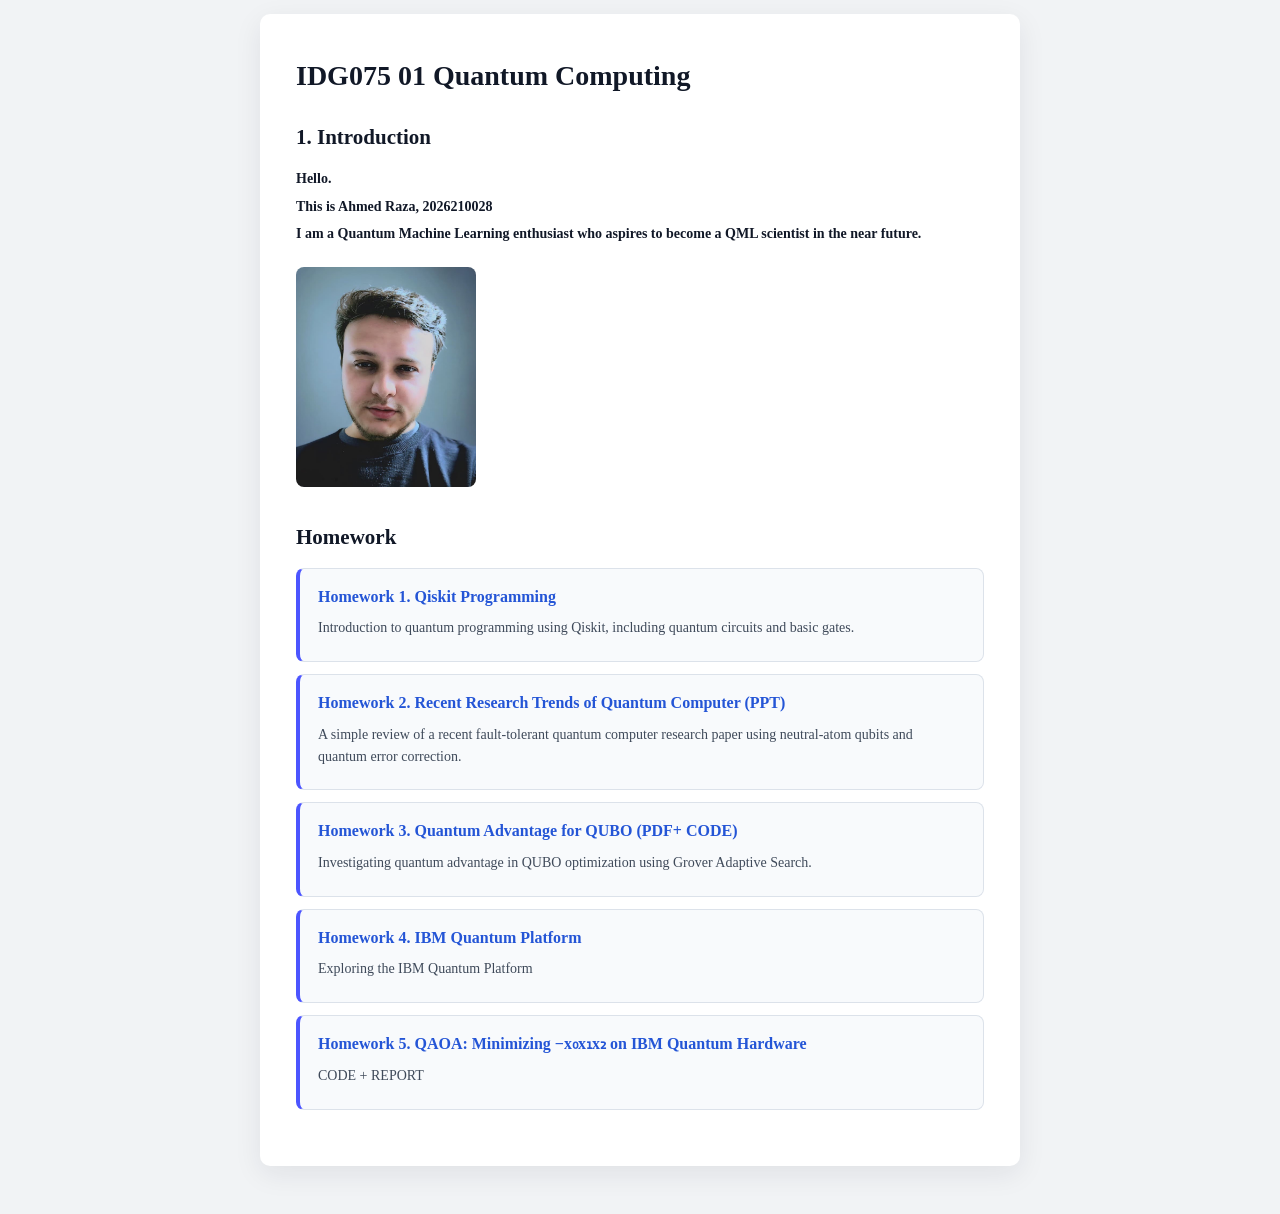
<file: index.html>
<!DOCTYPE html>
<html lang="en">
<head>
  <meta charset="UTF-8" />
  <meta name="viewport" content="width=device-width, initial-scale=1.0" />
  <meta name="description" content="Ahmed Raza - Quantum Computing" />
  <title>Quantum Computing</title>
  <link rel="stylesheet" href="styles.css" />
</head>
<body>
  <main class="page">
    <header>
      <h1>IDG075 01 Quantum Computing</h1>

      <section class="intro">
        <h2>1. Introduction</h2>
        <p>Hello.</p>
        <p><strong>This is Ahmed Raza, 2026210028</strong></p>
        <p>
          I am a Quantum Machine Learning enthusiast who aspires to become
          a QML scientist in the near future.
        </p>

        <img class="profile-photo" src="profile.jpg" alt="Ahmed Raza profile photo" />
      </section>
    </header>

    <section class="homework-section">
      <h2>Homework</h2>

      <a class="card" href="homework1.html">
        <h3>Homework 1. Qiskit Programming</h3>
        <p>
          Introduction to quantum programming using Qiskit, including quantum
          circuits and basic gates.
        </p>
      </a>

      <a class="card" href="homework2.html">
        <h3>Homework 2. Recent Research Trends of Quantum Computer (PPT)</h3>
        <p>
          A simple review of a recent fault-tolerant quantum computer research
          paper using neutral-atom qubits and quantum error correction.
        </p>
      </a>

       <a class="card" href="homework3.html">
        <h3>Homework 3. Quantum Advantage for QUBO (PDF+ CODE)</h3>
        <p>
          Investigating quantum advantage in QUBO optimization using
          Grover Adaptive Search.
        </p>
      </a>

      <a class="card" href="homework4.html">
  <h3>Homework 4. IBM Quantum Platform</h3>
  <p>
    Exploring the IBM Quantum Platform
  </p>
</a>

      <a class="card" href="homework5.html">
  <h3>Homework 5. QAOA: Minimizing −x₀x₁x₂ on IBM Quantum Hardware</h3>
  <p>
    CODE + REPORT
  </p>
</a>
    </section>
  </main>
</body>
</html>
</file>
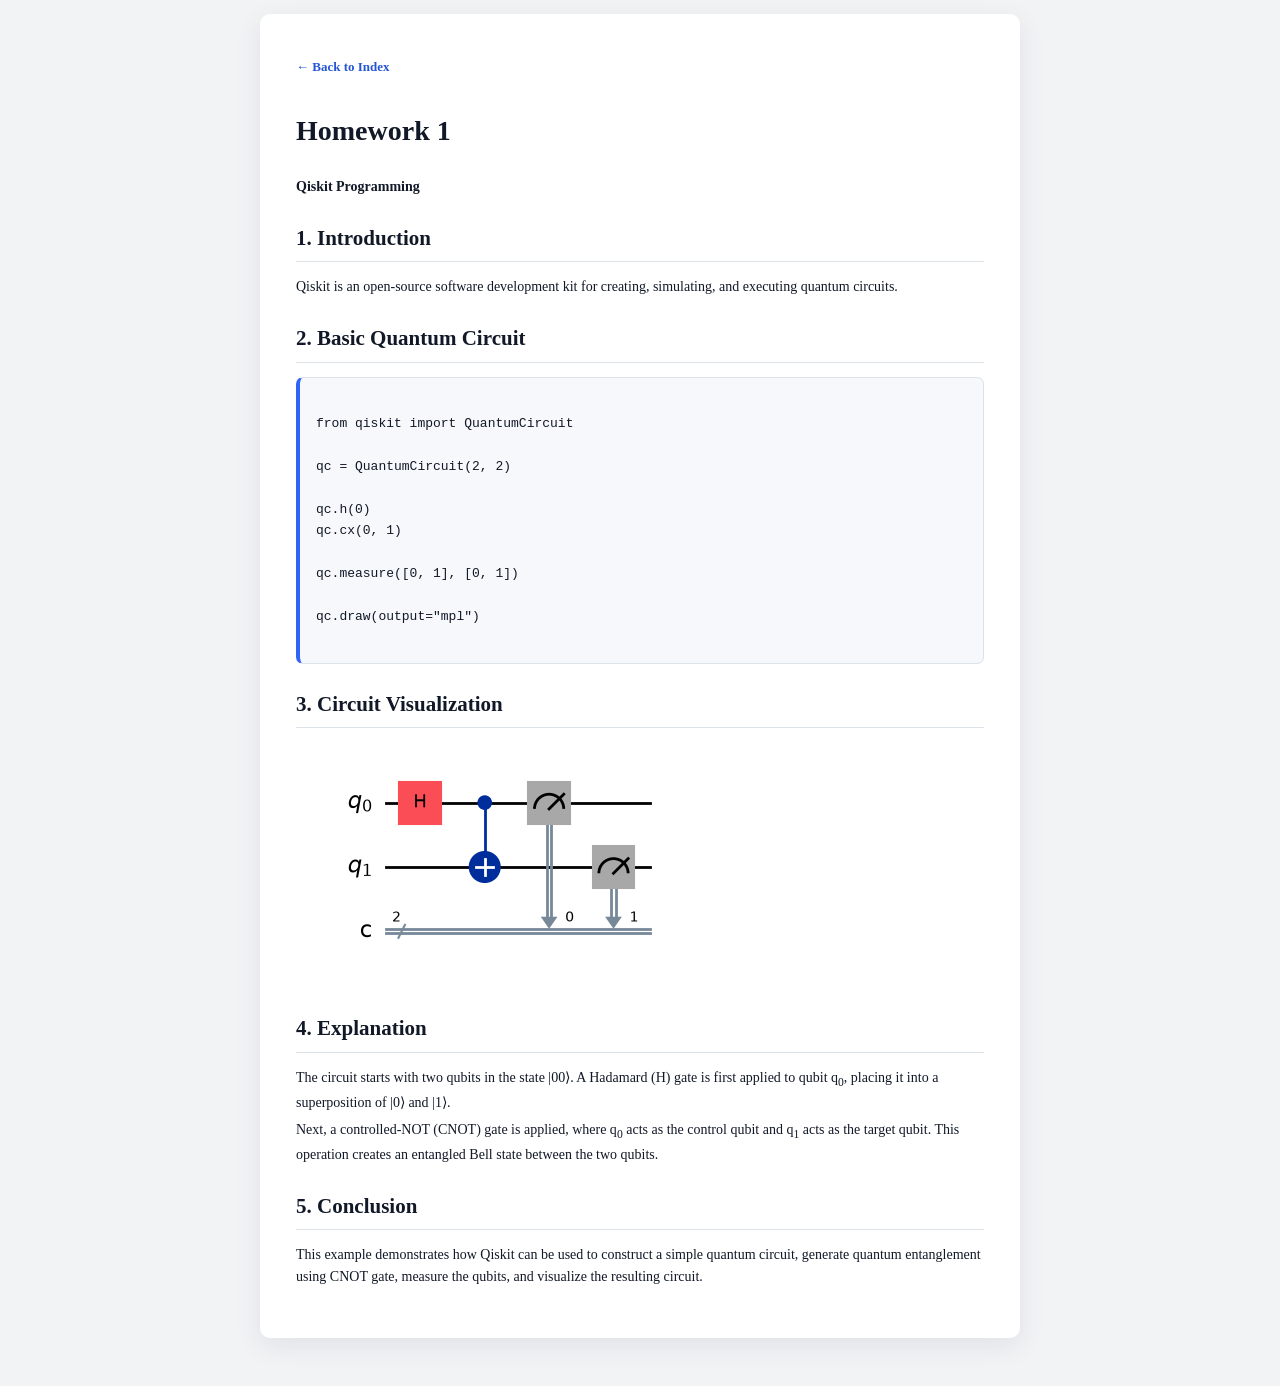
<file: homework1.html>
<!DOCTYPE html>
<html lang="en">
<head>
  <meta charset="UTF-8" />
  <meta name="viewport" content="width=device-width, initial-scale=1.0" />
  <title>Homework 1 - Qiskit Programming</title>
  <link rel="stylesheet" href="styles.css" />
</head>

<body>
  <main class="page">

    <a class="back-link" href="index.html">← Back to Index</a>

    <h1 class="homework-title">Homework 1</h1>
    <p class="subtitle">Qiskit Programming</p>


    <!-- Introduction -->
    <h2 class="section-title">1. Introduction</h2>

    <p>
      Qiskit is an open-source software development kit for creating,
      simulating, and executing quantum circuits.
    </p>


    <!-- Qiskit Code -->
    <h2 class="section-title">2. Basic Quantum Circuit</h2>

    <div class="code-box">
from qiskit import QuantumCircuit

qc = QuantumCircuit(2, 2)

qc.h(0)
qc.cx(0, 1)

qc.measure([0, 1], [0, 1])

qc.draw(output="mpl")
    </div>


    <!-- Circuit Diagram -->
    <h2 class="section-title">3. Circuit Visualization</h2>

    <div class="circuit-container">
      <img
        src="bell.png"
        alt="Two-qubit Bell state quantum circuit"
        class="circuit-diagram"
      />
    </div>


    <!-- Explanation -->
    <h2 class="section-title">4. Explanation</h2>

    <p>
      The circuit starts with two qubits in the state |00⟩.
      A Hadamard (H) gate is first applied to qubit q<sub>0</sub>,
      placing it into a superposition of |0⟩ and |1⟩.
    </p>

    <p>
      Next, a controlled-NOT (CNOT) gate is applied, where
      q<sub>0</sub> acts as the control qubit and q<sub>1</sub>
      acts as the target qubit. This operation creates an entangled
      Bell state between the two qubits.
    </p>


    <!-- Conclusion -->
    <h2 class="section-title">5. Conclusion</h2>

    <p>
      This example demonstrates how Qiskit can be used to construct
      a simple quantum circuit, generate quantum entanglement using
      CNOT gate, measure the qubits, and visualize the
      resulting circuit.
    </p>

  </main>
</body>
</html>
</file>
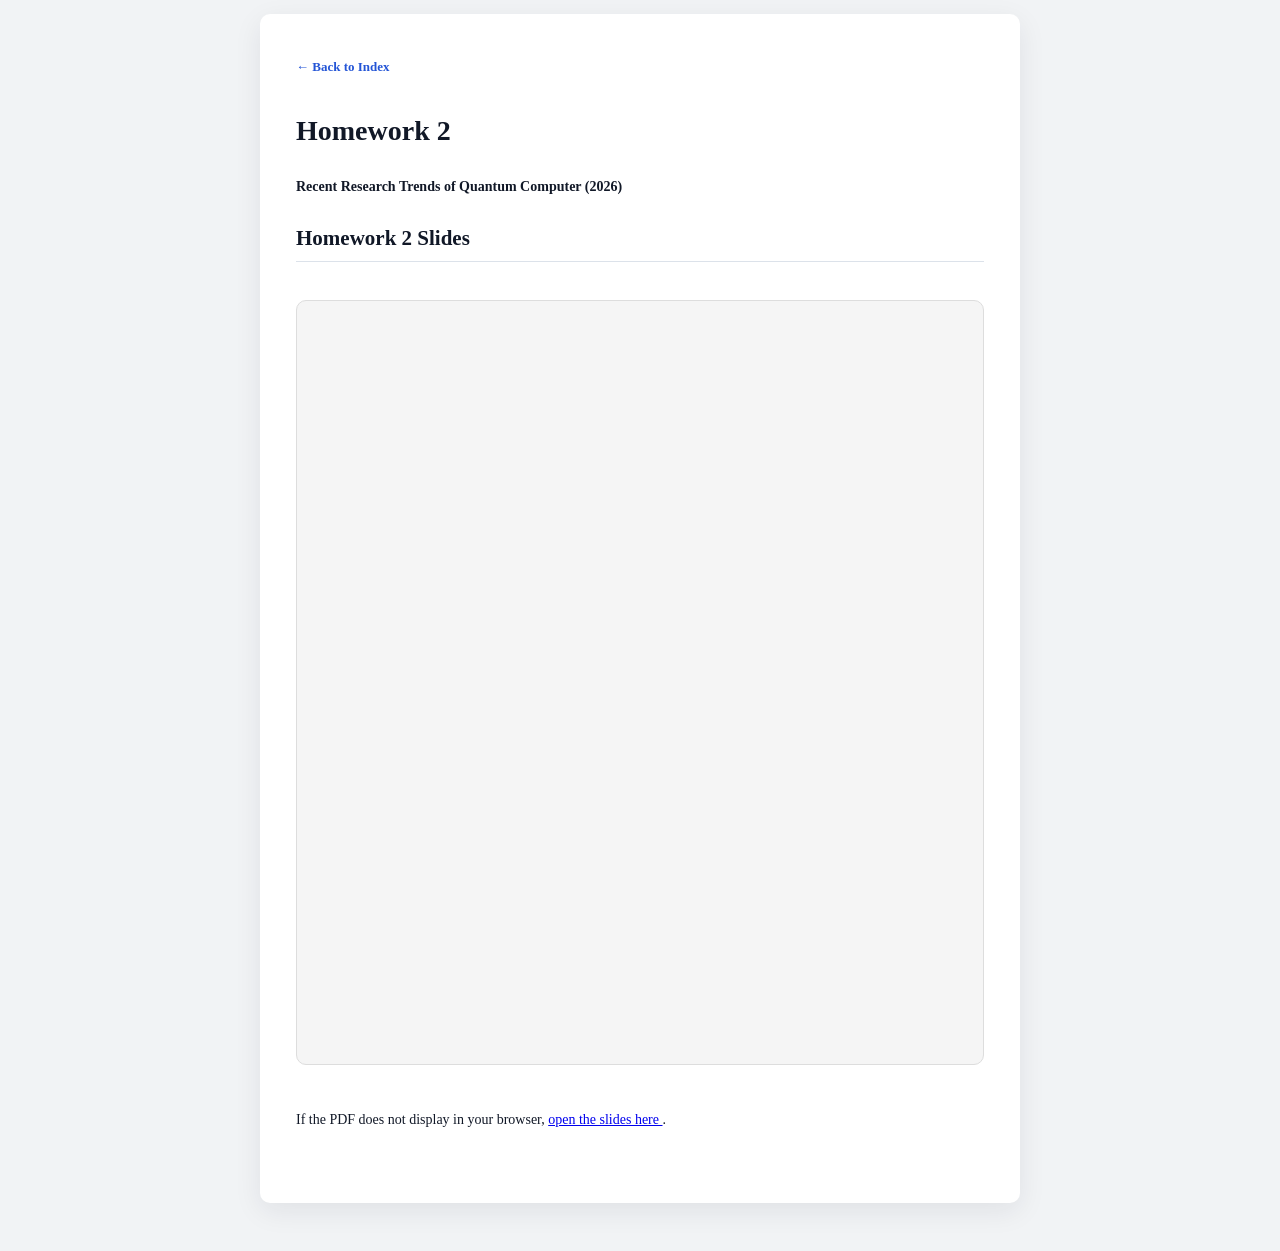
<file: homework2.html>
<!DOCTYPE html>
<html lang="en">
<head>
  <meta charset="UTF-8" />
  <meta name="viewport" content="width=device-width, initial-scale=1.0" />
  <title>Homework 2 - Recent Research Trends of Quantum Computer (2026)</title>
  <link rel="stylesheet" href="styles.css" />

  <style>
    .slides-viewer {
      width: 100%;
      height: 85vh;
      min-height: 700px;
      border: 1px solid #ddd;
      border-radius: 10px;
      margin: 24px 0;
      background: #f5f5f5;
    }

    .slides-fallback {
      margin: 12px 0 28px;
    }

    @media (max-width: 768px) {
      .slides-viewer {
        height: 70vh;
        min-height: 500px;
      }
    }
  </style>

</head>

<body>
  <main class="page">

    <a class="back-link" href="index.html">← Back to Index</a>

    <h1 class="homework-title">Homework 2</h1>
    <p class="subtitle">Recent Research Trends of Quantum Computer (2026)</p>

    <h2 class="section-title">Homework 2 Slides</h2>

    <iframe
      class="slides-viewer"
      src="HW.2%20RAZA.pdf#view=FitH"
      title="Homework 2 - Recent Research Trends of Quantum Computer (2026)"
      loading="eager">
    </iframe>

    <p class="slides-fallback">
      If the PDF does not display in your browser,
      <a href="HW.2%20RAZA.pdf"
         target="_blank"
         rel="noopener noreferrer">
        open the slides here
      </a>.
    </p>



  </main>
</body>
</html>
</file>
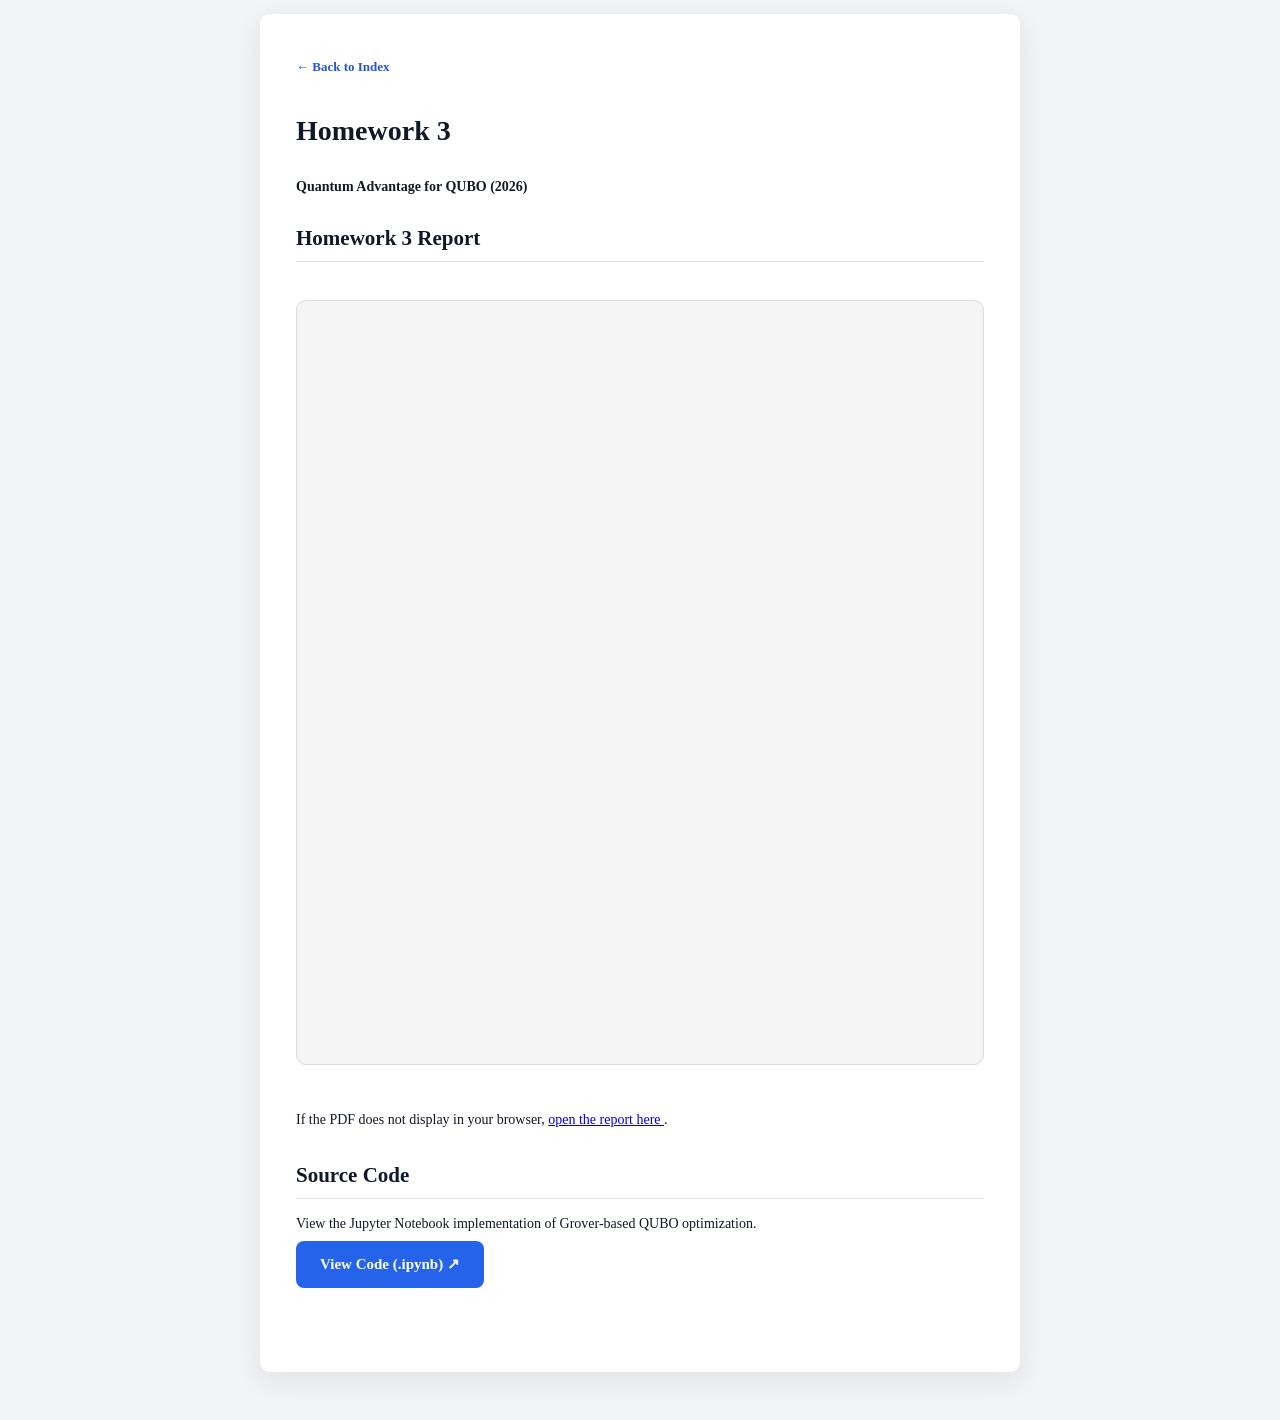
<file: homework3.html>
<!DOCTYPE html>
<html lang="en">
<head>
  <meta charset="UTF-8" />
  <meta name="viewport" content="width=device-width, initial-scale=1.0" />
  <title>Homework 3 - Quantum Advantage for QUBO </title>
  <link rel="stylesheet" href="styles.css" />

  <style>
    .slides-viewer {
      width: 100%;
      height: 85vh;
      min-height: 700px;
      border: 1px solid #ddd;
      border-radius: 10px;
      margin: 24px 0;
      background: #f5f5f5;
    }

    .slides-fallback {
      margin: 12px 0 28px;
    }

    .code-button {
      display: inline-block;
      padding: 12px 24px;
      background: #2563eb;
      color: #ffffff;
      text-decoration: none;
      border-radius: 8px;
      font-size: 15px;
      font-weight: 600;
      transition: background 0.2s ease;
    }

    .code-button:hover {
      background: #1d4ed8;
    }

    .code-section {
      margin: 28px 0 40px;
    }

    @media (max-width: 768px) {
      .slides-viewer {
        height: 70vh;
        min-height: 500px;
      }
    }
  </style>
</head>

<body>
  <main class="page">
    <a class="back-link" href="index.html">← Back to Index</a>

    <h1 class="homework-title">Homework 3</h1>
    <p class="subtitle">Quantum Advantage for QUBO (2026)</p>

    <h2 class="section-title">Homework 3 Report</h2>

    <iframe
      class="slides-viewer"
      src="QC%20HW%203.pdf#view=FitH"
      title="Homework 3 - Quantum Advantage for QUBO (2026)"
      loading="eager">
    </iframe>

    <p class="slides-fallback">
      If the PDF does not display in your browser,
      <a href="QC%20HW%203.pdf"
         target="_blank"
         rel="noopener noreferrer">
        open the report here
      </a>.
    </p>

    <section class="code-section">
      <h2 class="section-title">Source Code</h2>
      <p>
        View the Jupyter Notebook implementation of
        Grover-based QUBO optimization.
      </p>

      <a
        class="code-button"
        href="https://github.com/razaahmedrz/quantum/blob/main/Grover_QUBO.ipynb"
        target="_blank"
        rel="noopener noreferrer">
        View Code (.ipynb) ↗
      </a>
    </section>
  </main>
</body>
</html>
</file>
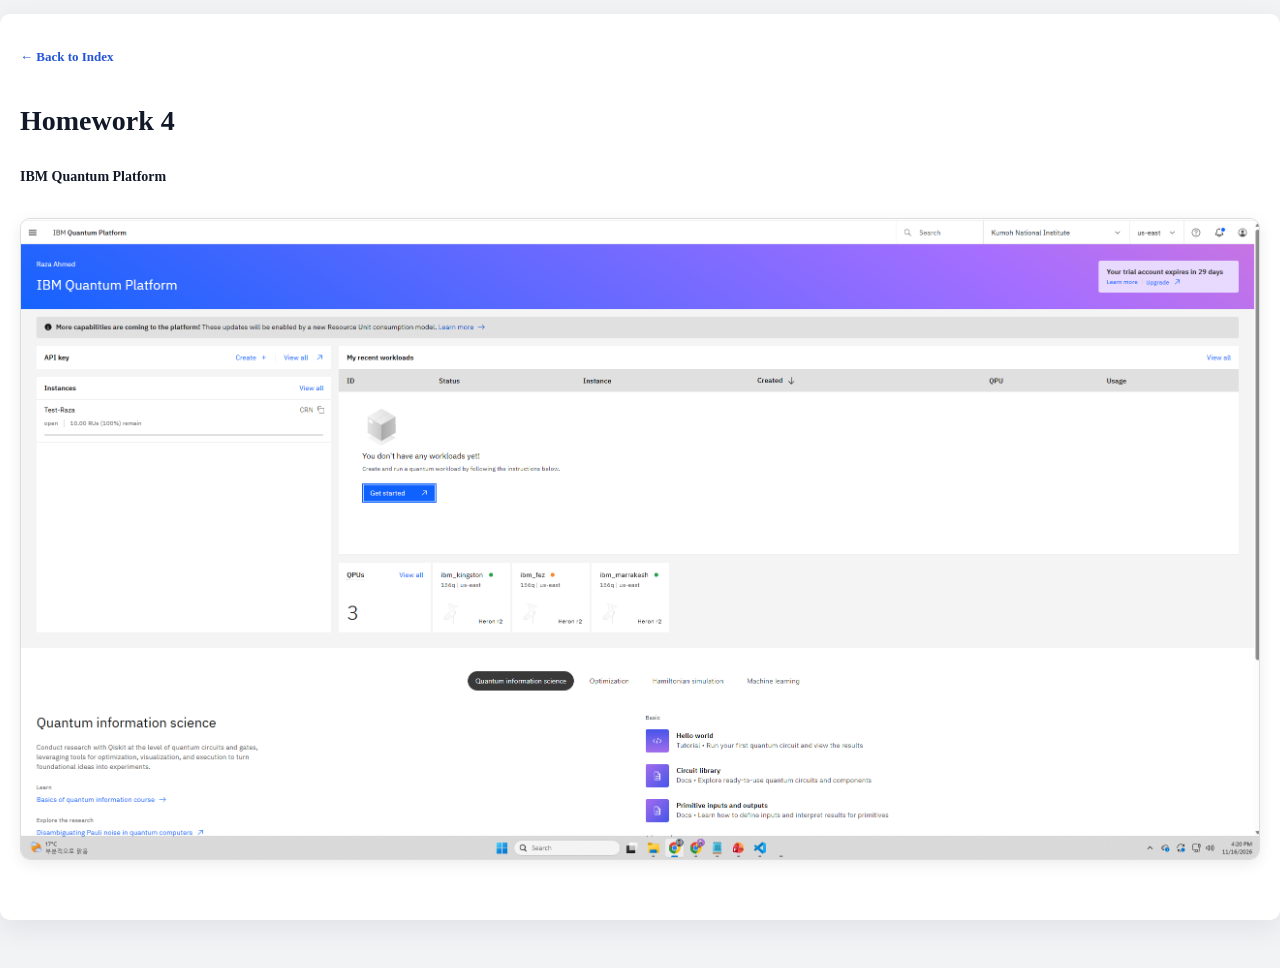
<file: homework4.html>
<!DOCTYPE html>
<html lang="en">
<head>
  <meta charset="UTF-8" />
  <meta name="viewport" content="width=device-width, initial-scale=1.0" />
  <title>Homework 4 - IBM Quantum Platform</title>
  <link rel="stylesheet" href="styles.css" />

  <style>
    .page {
      width: 100%;
      max-width: none;
      box-sizing: border-box;
      padding: 30px 20px;
    }

    .screenshot-container {
      width: 100%;
      margin: 30px auto;
      text-align: center;
    }

    .screenshot-container img {
      display: block;
      width: 100%;
      max-width: none;
      height: auto;
      border: 1px solid #ddd;
      border-radius: 10px;
      box-sizing: border-box;
      box-shadow: 0 4px 15px rgba(0, 0, 0, 0.08);
    }

    @media (max-width: 768px) {
      .page {
        padding: 20px 10px;
      }
    }
  </style>
</head>

<body>
  <main class="page">

    <a class="back-link" href="index.html">
      ← Back to Index
    </a>

    <h1 class="homework-title">Homework 4</h1>
    <p class="subtitle">IBM Quantum Platform</p>

    <!-- Full Width Screenshot -->
    <div class="screenshot-container">
      <img
        src="ibm_quantum.png"
        alt="IBM Quantum Platform Dashboard Screenshot"
      />
    </div>

  </main>
</body>
</html>
</file>
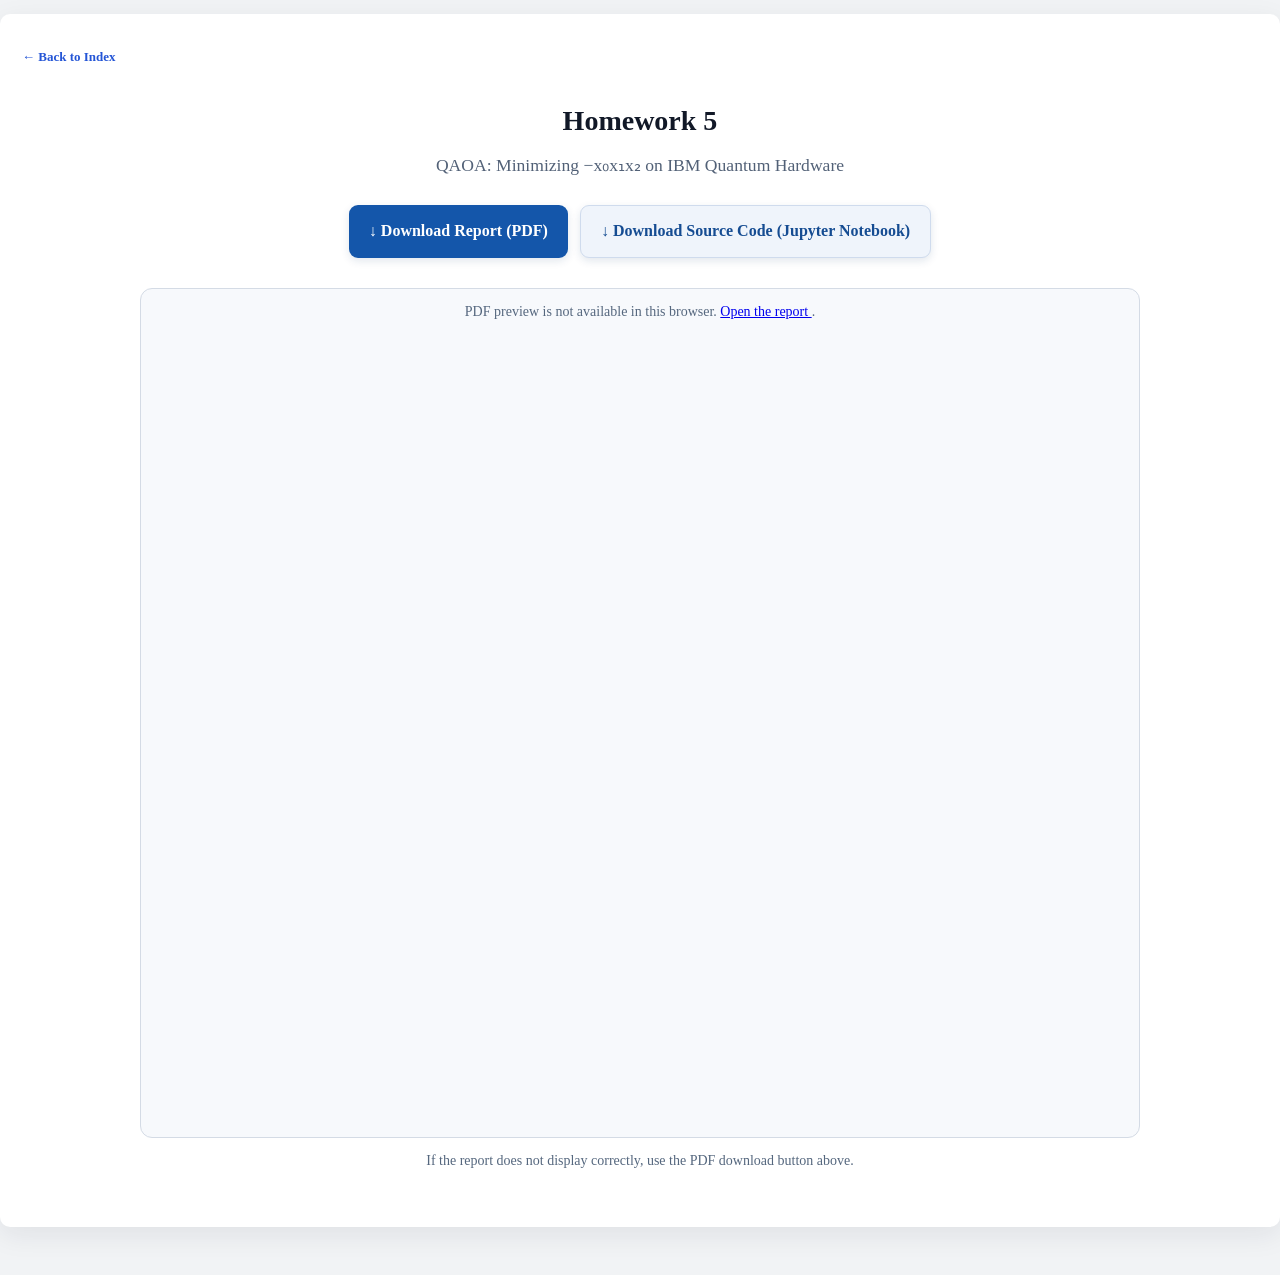
<file: homework5.html>
<!DOCTYPE html>
<html lang="en">
<head>
  <meta charset="UTF-8" />
  <meta name="viewport" content="width=device-width, initial-scale=1.0" />

  <title>Homework 5 - QAOA on IBM Quantum Hardware</title>

  <link rel="stylesheet" href="styles.css" />

  <style>
    .page {
      width: 100%;
      max-width: none;
      box-sizing: border-box;
      padding: 30px 22px;
    }

    /* Header */
    .hw5-header {
      text-align: center;
      margin: 28px auto 26px;
    }

    .hw5-header h1 {
      margin-bottom: 10px;
    }

    .hw5-subtitle {
      color: #526177;
      font-size: 1.1rem;
      margin: 0;
    }

    /* Download buttons */
    .hw5-actions {
      display: flex;
      justify-content: center;
      gap: 12px;
      flex-wrap: wrap;
      margin: 24px auto 30px;
    }

    .hw5-button {
      display: inline-flex;
      align-items: center;
      justify-content: center;
      gap: 9px;
      text-decoration: none;
      background: #1456aa;
      color: white;
      padding: 13px 20px;
      border-radius: 9px;
      font-weight: 600;
      box-shadow: 0 3px 8px rgba(19, 57, 110, 0.12);
      transition: background 0.2s ease;
    }

    .hw5-button:hover {
      background: #0d4186;
    }

    .hw5-button.secondary {
      background: #eff4fb;
      color: #154c92;
      border: 1px solid #cfdbed;
    }

    .hw5-button.secondary:hover {
      background: #e2edfb;
    }

    /* PDF Viewer */
    .hw5-report {
      display: block;
      width: 100%;
      max-width: 1000px;
      height: 850px;
      margin: 0 auto;
      border: 1px solid #d4dbe5;
      border-radius: 12px;
      box-sizing: border-box;
      background: #f7f9fc;
    }

    .hw5-fallback {
      text-align: center;
      color: #55677e;
      margin: 12px 0 25px;
    }

    /* Mobile responsiveness */
    @media (max-width: 768px) {
      .page {
        padding: 20px 12px;
      }

      .hw5-report {
        width: 100%;
        height: 72vh;
        min-height: 480px;
      }

      .hw5-button {
        width: 100%;
        box-sizing: border-box;
      }

      .hw5-subtitle {
        font-size: 1rem;
      }
    }
  </style>
</head>

<body>

  <main class="page">

    <!-- Back to Homepage -->
    <a class="back-link" href="index.html">
      ← Back to Index
    </a>

    <!-- Homework Header -->
    <header class="hw5-header">

      <h1 class="homework-title">
        Homework 5
      </h1>

      <p class="hw5-subtitle">
        QAOA: Minimizing −x₀x₁x₂ on IBM Quantum Hardware
      </p>

    </header>

    <!-- Download Buttons -->
    <div class="hw5-actions">

      <a
        class="hw5-button"
        href="Report%20-%20QAOA_IBM_Real_QPU.pdf"
        download
      >
        ↓ Download Report (PDF)
      </a>

      <a
        class="hw5-button secondary"
        href="QAOA_IBM_Real_QPU.ipynb"
        download
      >
        ↓ Download Source Code (Jupyter Notebook)
      </a>

    </div>

    <!-- Embedded PDF Report -->
    <section aria-label="Homework 5 Report">

      <object
        class="hw5-report"
        data="Report%20-%20QAOA_IBM_Real_QPU.pdf#toolbar=1&navpanes=0&view=Fit"
        type="application/pdf"
        aria-label="QAOA Homework 5 PDF Report"
      >

        <p class="hw5-fallback">
          PDF preview is not available in this browser.

          <a href="Report%20-%20QAOA_IBM_Real_QPU.pdf">
            Open the report
          </a>.
        </p>

      </object>

    </section>

    <!-- Fallback Link -->
    <p class="hw5-fallback">
      If the report does not display correctly,
      use the PDF download button above.
    </p>

  </main>

</body>
</html>
</file>
<file: styles.css>
* {
  box-sizing: border-box;
}

:root {
  --bg: #f1f3f5;
  --paper: #ffffff;
  --text: #111827;
  --muted: #4b5563;
  --blue: #2455d6;
  --border: #dce2ea;
  --soft: #f8fafc;
}

body {
  margin: 0;
  background: var(--bg);
  color: var(--text);
  font-family: Georgia, "Times New Roman", serif;
  line-height: 1.55;
}

.page {
  width: min(760px, calc(100% - 24px));
  margin: 14px auto 48px;
  padding: 40px 36px 44px;
  background: var(--paper);
  border-radius: 10px;
  box-shadow: 0 8px 28px rgba(20, 30, 45, 0.08);
}

h1 {
  margin: 0 0 24px;
  font-size: 28px;
}

h2 {
  margin: 24px 0 14px;
  font-size: 21px;
}

h3 {
  margin: 0 0 8px;
  font-size: 16px;
  color: var(--blue);
}

p {
  margin: 6px 0;
  font-size: 14px;
}

.intro p {
  font-weight: 600;
}

.profile-photo {
  width: 180px;
  height: 220px;
  object-fit: cover;
  object-position: center top;
  display: block;
  margin: 22px 0 34px;
  border-radius: 8px;
}

.card {
  display: block;
  padding: 16px 18px;
  background: var(--soft);
  border: 1px solid var(--border);
  border-left: 4px solid #4c55ff;
  border-radius: 8px;
  color: inherit;
  text-decoration: none;
  transition: transform 0.15s ease, box-shadow 0.15s ease;
  margin-bottom: 12px;
}

.card:hover {
  transform: translateY(-2px);
  box-shadow: 0 8px 18px rgba(36, 85, 214, 0.10);
}

.card p {
  color: #3f4a5a;
}

.back-link {
  color: var(--blue);
  text-decoration: none;
  font-weight: 700;
  font-size: 13px;
}

.homework-title {
  margin-top: 30px;
}

.subtitle {
  font-weight: 700;
  margin-bottom: 20px;
}

.section-title {
  margin-top: 24px;
  padding-bottom: 7px;
  border-bottom: 1px solid var(--border);
}

.code-box {
  white-space: pre-wrap;
  overflow-x: auto;
  background: #f6f8fb;
  border: 1px solid var(--border);
  border-left: 4px solid #2f64f5;
  border-radius: 7px;
  padding: 14px 16px;
  font-family: "Courier New", monospace;
  font-size: 13px;
  line-height: 1.65;
}

@media (max-width: 640px) {
  .page {
    width: min(100% - 14px, 760px);
    padding: 26px 20px 34px;
  }

  h1 {
    font-size: 24px;
  }
}
</file>
